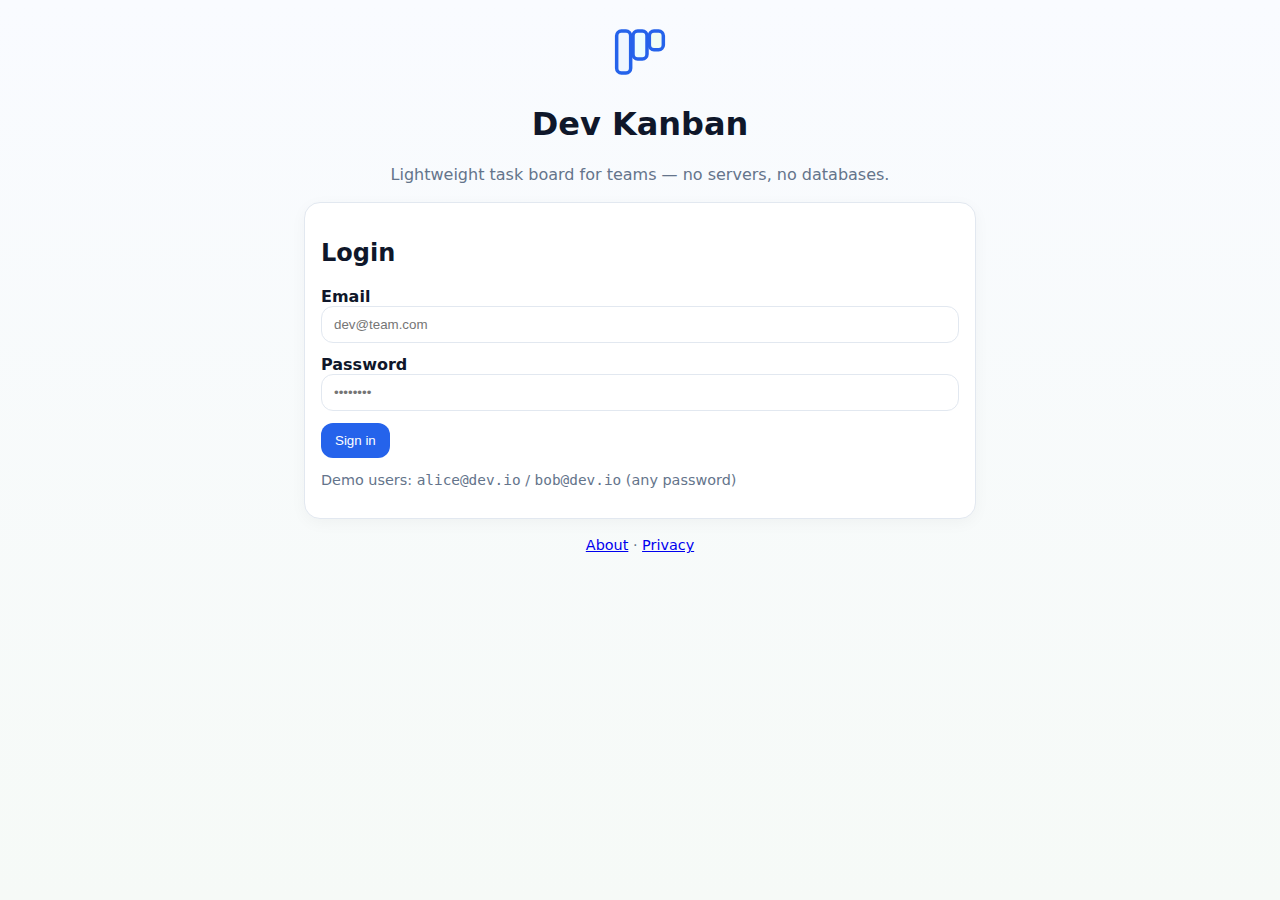
<file: index.html>
<!DOCTYPE html>
<html lang="en">
<head>
  <meta charset="UTF-8" />
  <meta name="viewport" content="width=device-width, initial-scale=1.0"/>
  <title>Dev Kanban — Login</title>
  <link rel="stylesheet" href="assets/styles.css"/>
  <link rel="icon" href="assets/favicon.svg" type="image/svg+xml">
  <script src="assets/theme.js"></script>
</head>
<body class="bg">
  <main class="container narrow">
    <header class="center">
      <img src="assets/logo.svg" alt="Dev Kanban" class="logo"/>
      <h1>Dev Kanban</h1>
      <p class="muted">Lightweight task board for teams — no servers, no databases.</p>
    </header>

    <section class="card">
      <h2>Login</h2>
      <form id="loginForm">
        <label>
          Email
          <input type="email" id="email" placeholder="dev@team.com" required>
        </label>
        <label>
          Password
          <input type="password" id="password" placeholder="••••••••" required>
        </label>
        <button type="submit" class="btn">Sign in</button>
        <p class="muted small">Demo users: <code>alice@dev.io</code> / <code>bob@dev.io</code> (any password)</p>
      </form>
    </section>

    <footer class="center muted small">
      <a href="about.html">About</a>
      &middot;
      <a href="privacy.html">Privacy</a>
    </footer>
  </main>

  <script src="assets/auth.js"></script>
  <script>
    document.getElementById("loginForm").addEventListener("submit", (e) => {
      e.preventDefault();
      const email = document.getElementById("email").value.trim();
      const password = document.getElementById("password").value;
      window.Auth.login(email, password)
        .then(() => window.location.href = "board.html")
        .catch(err => alert(err.message));
    });
  </script>
</body>
</html>
</file>
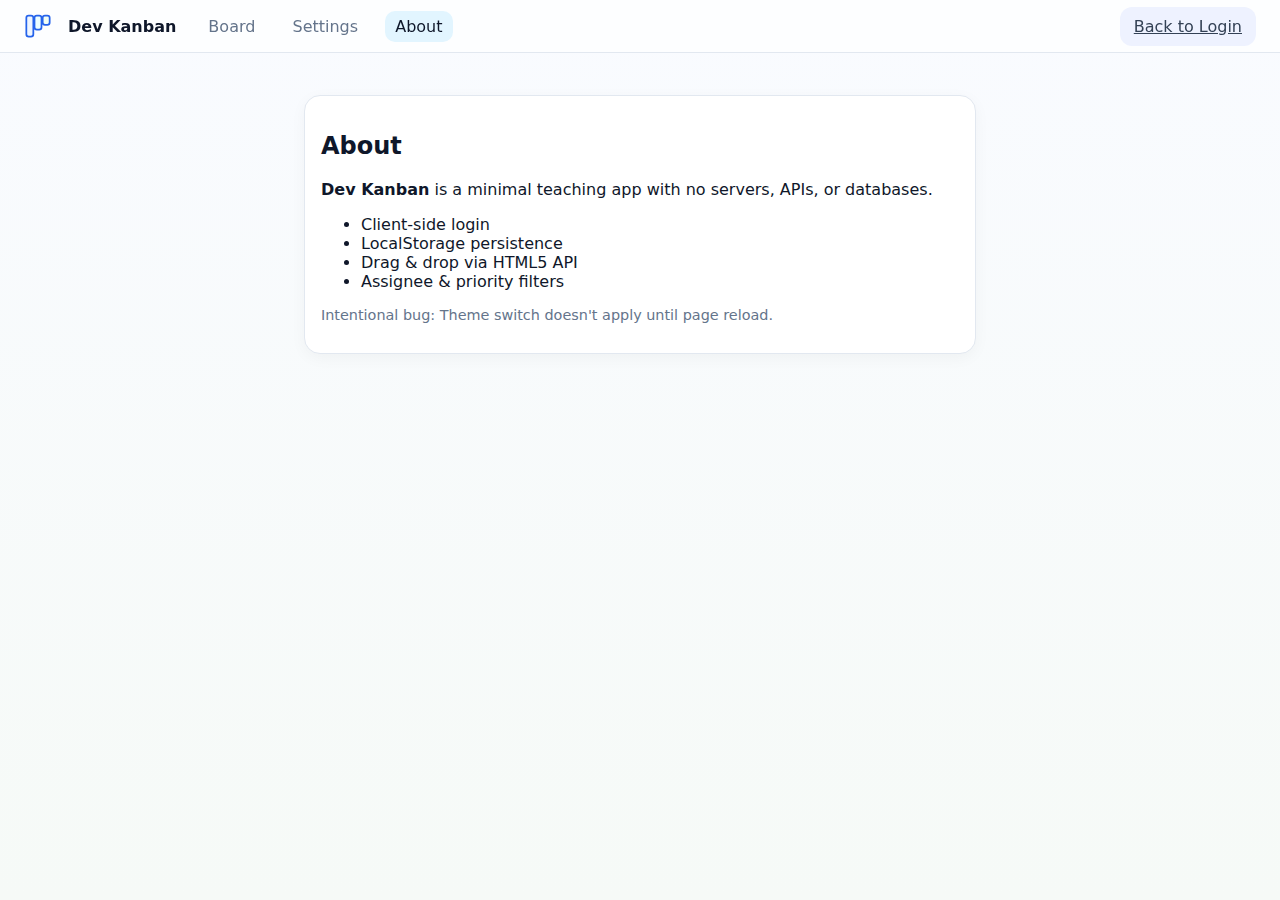
<file: about.html>
<!DOCTYPE html>
<html lang="en">
<head>
  <meta charset="UTF-8" />
  <meta name="viewport" content="width=device-width, initial-scale=1.0"/>
  <title>Dev Kanban — About</title>
  <link rel="stylesheet" href="assets/styles.css"/>
  <link rel="icon" href="assets/favicon.svg" type="image/svg+xml">
  <script src="assets/theme.js"></script>
</head>
<body class="bg">
  <header class="topbar">
    <div class="left">
      <img src="assets/logo.svg" alt="" class="logo small"/>
      <strong>Dev Kanban</strong>
      <nav>
        <a href="board.html">Board</a>
        <a href="settings.html">Settings</a>
        <a class="active" href="about.html">About</a>
      </nav>
    </div>
    <div class="right">
      <a class="btn subtle" href="index.html">Back to Login</a>
    </div>
  </header>

  <main class="container narrow">
    <section class="card">
      <h2>About</h2>
      <p><strong>Dev Kanban</strong> is a minimal teaching app with no servers, APIs, or databases.</p>
      <ul>
        <li>Client-side login</li>
        <li>LocalStorage persistence</li>
        <li>Drag &amp; drop via HTML5 API</li>
        <li>Assignee &amp; priority filters</li>
      </ul>
      <p class="muted small">Intentional bug: Theme switch doesn't apply until page reload.</p>
    </section>
  </main>
</body>
</html>
</file>
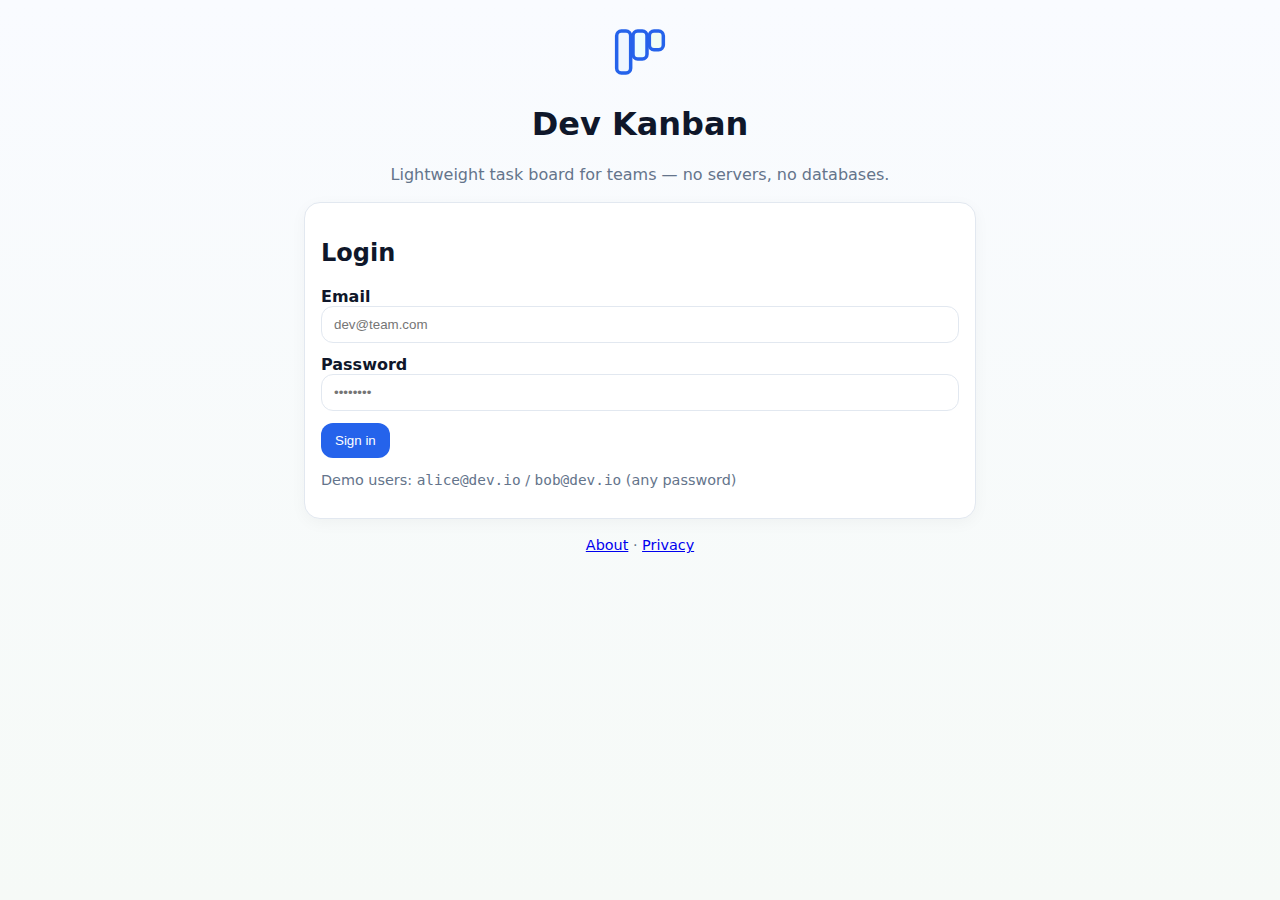
<file: board.html>
<!DOCTYPE html>
<html lang="en">
<head>
  <meta charset="UTF-8" />
  <meta name="viewport" content="width=device-width, initial-scale=1.0"/>
  <title>Dev Kanban — Board</title>
  <link rel="stylesheet" href="assets/styles.css"/>
  <link rel="icon" href="assets/favicon.svg" type="image/svg+xml">
  <script src="assets/theme.js"></script>
</head>
<body class="bg">
  <header class="topbar">
    <div class="left">
      <img src="assets/logo.svg" alt="" class="logo small"/>
      <strong>Dev Kanban</strong>
      <nav>
        <a class="active" href="board.html">Board</a>
        <a href="settings.html">Settings</a>
        <a href="about.html">About</a>
      </nav>
    </div>
    <div class="right">
      <span id="currentUser" class="chip"></span>
      <button id="logoutBtn" class="btn subtle">Log out</button>
    </div>
  </header>

  <main class="container">
    <section class="toolbar card">
      <form id="newTaskForm" class="row gap">
        <input id="titleInput" class="flex" placeholder="New task title (e.g., Implement auth)"/>
        <select id="assigneeInput">
          <option value="">Assignee</option>
          <option>Alice</option>
          <option>Bob</option>
          <option>Carol</option>
        </select>
        <select id="priorityInput">
          <option value="">Priority</option>
          <option>Low</option>
          <option>Medium</option>
          <option>High</option>
        </select>
        <input id="tagsInput" placeholder="#tags (space-separated)"/>
        <button class="btn">Add</button>
      </form>

      <div class="row gap wrap">
        <select id="filterAssignee">
          <option value="">All assignees</option>
          <option>Alice</option>
          <option>Bob</option>
          <option>Carol</option>
        </select>
        <select id="filterPriority">
          <option value="">All priorities</option>
          <option>Low</option>
          <option>Medium</option>
          <option>High</option>
        </select>
        <button id="clearFilters" class="btn subtle">Clear filters</button>
      </div>
    </section>

    <section id="board" class="board">
      <div class="column" data-status="backlog">
        <h3>Backlog</h3>
        <div class="dropzone" id="col-backlog"></div>
      </div>

      <div class="column" data-status="inprogress">
        <h3>In Progress</h3>
        <div class="dropzone" id="col-inprogress"></div>
      </div>

      <div class="column" data-status="review">
        <h3>Review</h3>
        <div class="dropzone" id="col-review"></div>
      </div>

      <div class="column" data-status="done">
        <h3>Done</h3>
        <div class="dropzone" id="col-done"></div>
      </div>
    </section>
  </main>

  <template id="taskTemplate">
    <article class="task" draggable="true">
      <header class="task-head">
        <span class="priority"></span>
        <span class="title"></span>
      </header>
      <div class="task-body">
        <div class="meta">
          <span class="assignee chip"></span>
          <span class="tags"></span>
        </div>
      </div>
      <footer class="task-foot">
        <button class="tiny move-left" title="Move left">◀</button>
        <button class="tiny move-right" title="Move right">▶</button>
        <button class="tiny delete" title="Delete">✕</button>
      </footer>
    </article>
  </template>

  <script src="assets/auth.js"></script>
  <script src="assets/storage.js"></script>
  <script src="assets/board.js"></script>
</body>
</html>
</file>
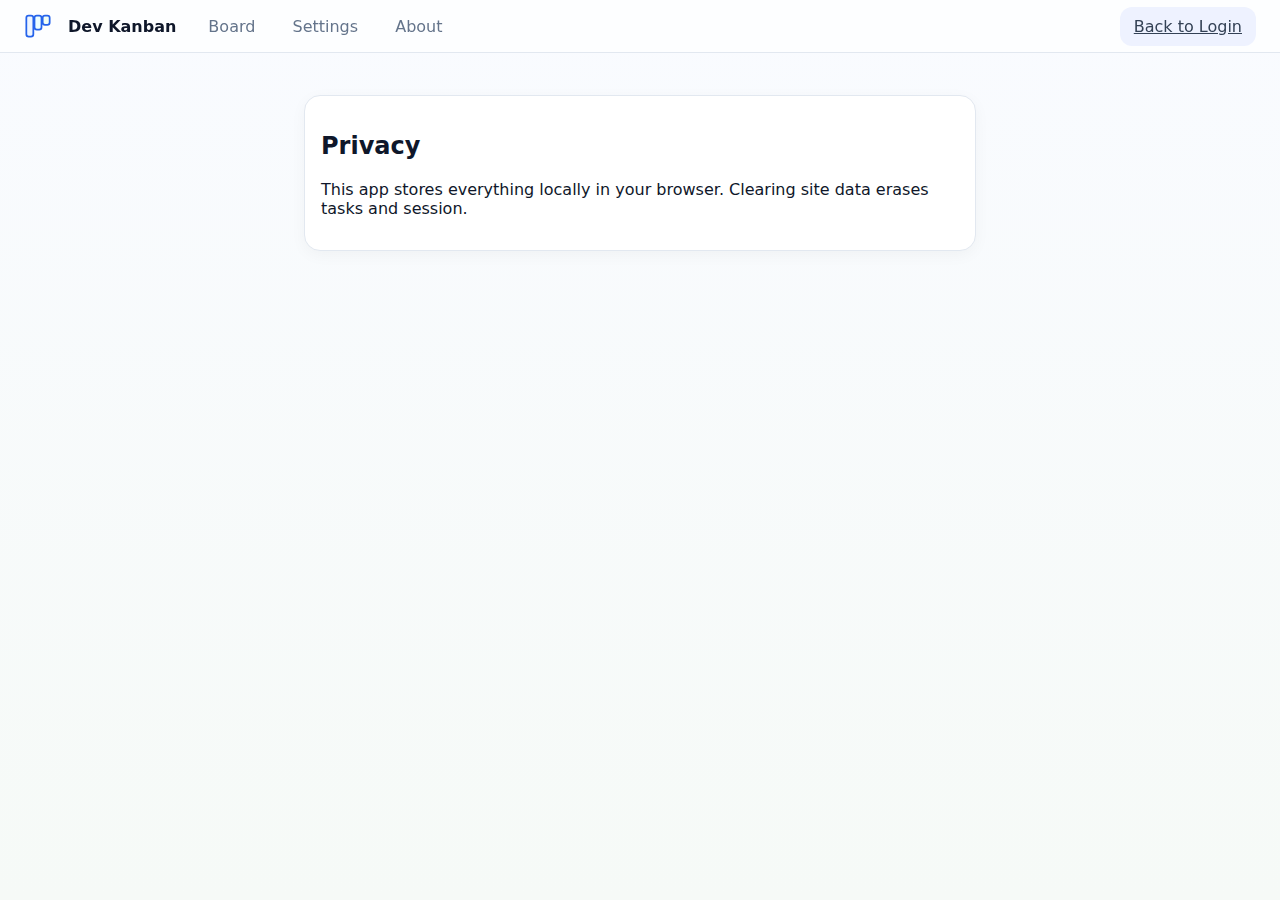
<file: privacy.html>
<!DOCTYPE html>
<html lang="en">
<head>
  <meta charset="UTF-8" />
  <meta name="viewport" content="width=device-width, initial-scale=1.0"/>
  <title>Dev Kanban — Privacy</title>
  <link rel="stylesheet" href="assets/styles.css"/>
  <link rel="icon" href="assets/favicon.svg" type="image/svg+xml">
  <script src="assets/theme.js"></script>
</head>
<body class="bg">
  <header class="topbar">
    <div class="left">
      <img src="assets/logo.svg" alt="" class="logo small"/>
      <strong>Dev Kanban</strong>
      <nav>
        <a href="board.html">Board</a>
        <a href="settings.html">Settings</a>
        <a href="about.html">About</a>
      </nav>
    </div>
    <div class="right">
      <a class="btn subtle" href="index.html">Back to Login</a>
    </div>
  </header>

  <main class="container narrow">
    <section class="card">
      <h2>Privacy</h2>
      <p>This app stores everything locally in your browser. Clearing site data erases tasks and session.</p>
    </section>
  </main>
</body>
</html>
</file>
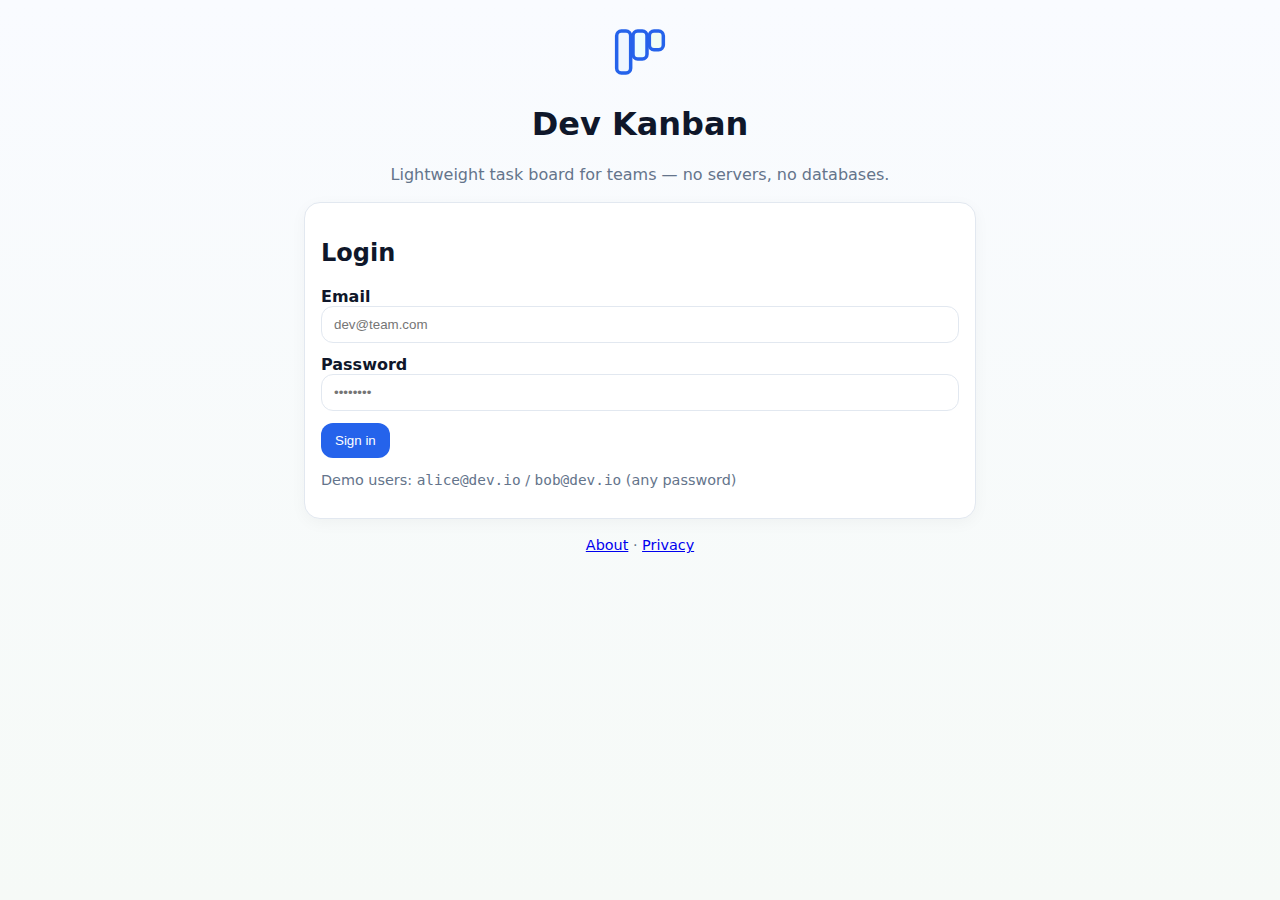
<file: settings.html>
<!DOCTYPE html>
<html lang="en">
<head>
  <meta charset="UTF-8" />
  <meta name="viewport" content="width=device-width, initial-scale=1.0"/>
  <title>Dev Kanban — Settings</title>
  <link rel="stylesheet" href="assets/styles.css"/>
  <link rel="icon" href="assets/favicon.svg" type="image/svg+xml">
  <script src="assets/theme.js"></script>
</head>
<body class="bg">
  <header class="topbar">
    <div class="left">
      <img src="assets/logo.svg" alt="" class="logo small"/>
      <strong>Dev Kanban</strong>
      <nav>
        <a href="board.html">Board</a>
        <a class="active" href="settings.html">Settings</a>
        <a href="about.html">About</a>
      </nav>
    </div>
    <div class="right">
      <span id="currentUser" class="chip"></span>
      <button id="logoutBtn" class="btn subtle">Log out</button>
    </div>
  </header>

  <main class="container narrow">
    <section class="card">
      <h2>Theme</h2>
      <p class="muted">Switch between light and dark modes.</p>
      <div class="row gap">
        <label class="row gap">
          <input type="radio" name="theme" value="light"> Light
        </label>
        <label class="row gap">
          <input type="radio" name="theme" value="dark"> Dark
        </label>
        <button id="toggleBtn" class="btn subtle">Toggle</button>
      </div>
    </section>
  </main>

  <script src="assets/auth.js"></script>
  <script>
    Auth.requireLogin();
    document.getElementById("currentUser").textContent = Auth.currentUser()?.email || "";
    document.getElementById("logoutBtn").onclick = () => { Auth.logout(); location.href = "index.html"; };

    const current = Theme.get();
    const radios = document.querySelectorAll('input[name="theme"]');
    radios.forEach(r => r.checked = (r.value === current));
    radios.forEach(r => r.addEventListener('change', () => Theme.set(r.value)));
    document.getElementById("toggleBtn").onclick = () => Theme.toggle();
  </script>
</body>
</html>
</file>
<file: assets/styles.css>
/* Light, clean theme */
:root {
  --bg: #f8fafc;
  --card: #ffffff;
  --text: #0f172a;
  --muted: #64748b;
  --primary: #2563eb;
  --accent: #10b981;
  --border: #e2e8f0;
  --chip: #e2f5ff;
}

* { box-sizing: border-box; }
html, body { margin: 0; padding: 0; font-family: ui-sans-serif, system-ui, -apple-system, Segoe UI, Roboto, Arial, sans-serif; color: var(--text); }
.bg { background: linear-gradient(180deg, #f9fbff, #f6faf7); min-height: 100vh; }

.container { max-width: 1200px; margin: 0 auto; padding: 24px; }
.container.narrow { max-width: 720px; }

.center { text-align: center; }
.muted { color: var(--muted); }
.small { font-size: 0.9rem; }
.row { display: flex; align-items: center; }
.wrap { flex-wrap: wrap; }
.gap { gap: 12px; }
.flex { flex: 1; }

.topbar { position: sticky; top: 0; display: flex; align-items: center; justify-content: space-between; padding: 12px 24px; background: rgba(255,255,255,0.7); backdrop-filter: blur(8px); border-bottom: 1px solid var(--border); z-index: 10; }
.topbar .left { display: flex; align-items: center; gap: 16px; }
.topbar nav a { color: var(--muted); text-decoration: none; margin: 0 6px; padding: 6px 10px; border-radius: 10px; }
.topbar nav a.active, .topbar nav a:hover { background: var(--chip); color: var(--text); }

.card { background: var(--card); border: 1px solid var(--border); border-radius: 16px; padding: 16px; box-shadow: 0 4px 16px rgba(0,0,0,0.04); margin: 18px 0; }

label { display: block; margin-bottom: 12px; font-weight: 600; }
input, select { width: 100%; padding: 10px 12px; border: 1px solid var(--border); border-radius: 12px; background: white; }
input:focus, select:focus { outline: 2px solid #cde2ff; border-color: #cde2ff; }

.btn { background: var(--primary); color: white; border: none; padding: 10px 14px; border-radius: 12px; cursor: pointer; }
.btn:hover { filter: brightness(0.95); }
.btn.subtle { background: #eef2ff; color: #334155; }
.btn.subtle:hover { background: #e2e8f0; }

.logo { width: 56px; height: 56px; }
.logo.small { width: 28px; height: 28px; }
.chip { background: var(--chip); border: 1px solid #cfe9ff; padding: 4px 10px; border-radius: 999px; }

.toolbar input, .toolbar select { min-width: 140px; }

.board { display: grid; grid-template-columns: repeat(4, 1fr); gap: 16px; margin-top: 12px; }
.column { background: var(--card); border: 1px solid var(--border); border-radius: 16px; padding: 12px; display: flex; flex-direction: column; min-height: 60vh; }
.column h3 { margin: 6px 8px 10px; }
.dropzone { flex: 1; display: flex; flex-direction: column; gap: 10px; padding: 8px; border-radius: 12px; border: 2px dashed transparent; }

.dropzone.drag-over { border-color: #cde2ff; background: #f8fbff; }

.task { background: #ffffff; border: 1px solid var(--border); border-radius: 14px; padding: 10px; box-shadow: 0 3px 10px rgba(0,0,0,0.03); cursor: grab; }
.task:active { cursor: grabbing; }
.task-head { display: flex; align-items: center; gap: 8px; margin-bottom: 6px; }
.task .title { font-weight: 700; }
.task .meta { display: flex; align-items: center; gap: 8px; margin: 6px 0; flex-wrap: wrap; }
.task .tags { color: var(--muted); font-size: 0.9rem; }
.task .priority { padding: 2px 8px; border-radius: 999px; font-size: 0.75rem; background: #eef2ff; }
.task-foot { display: flex; justify-content: flex-end; gap: 6px; }
button.tiny { padding: 4px 8px; border-radius: 8px; border: 1px solid var(--border); background: #f8fafc; }
button.tiny:hover { background: #eef2ff; }

@media (max-width: 1000px) {
  .board { grid-template-columns: 1fr 1fr; }
}
@media (max-width: 640px) {
  .board { grid-template-columns: 1fr; }
}

/* Dark theme overrides */
:root[data-theme="dark"] {
  --bg: #0b1220;
  --card: #0f172a;
  --text: #e5e7eb;
  --muted: #94a3b8;
  --primary: #60a5fa;
  --accent: #34d399;
  --border: #1e293b;
  --chip: #102540;
}
:root[data-theme="dark"] .bg { background: linear-gradient(180deg, #0d1424, #0b1715); }
:root[data-theme="dark"] .btn.subtle { background: #1f2937; color: #e5e7eb; }
:root[data-theme="dark"] .btn.subtle:hover { background: #334155; }
:root[data-theme="dark"] .topbar { background: rgba(15, 23, 42, 0.6); border-bottom-color: var(--border); }
:root[data-theme="dark"] input, :root[data-theme="dark"] select { background: #0b1220; color: var(--text); border-color: var(--border); }
:root[data-theme="dark"] .task { background: #0b1220; }
</file>
